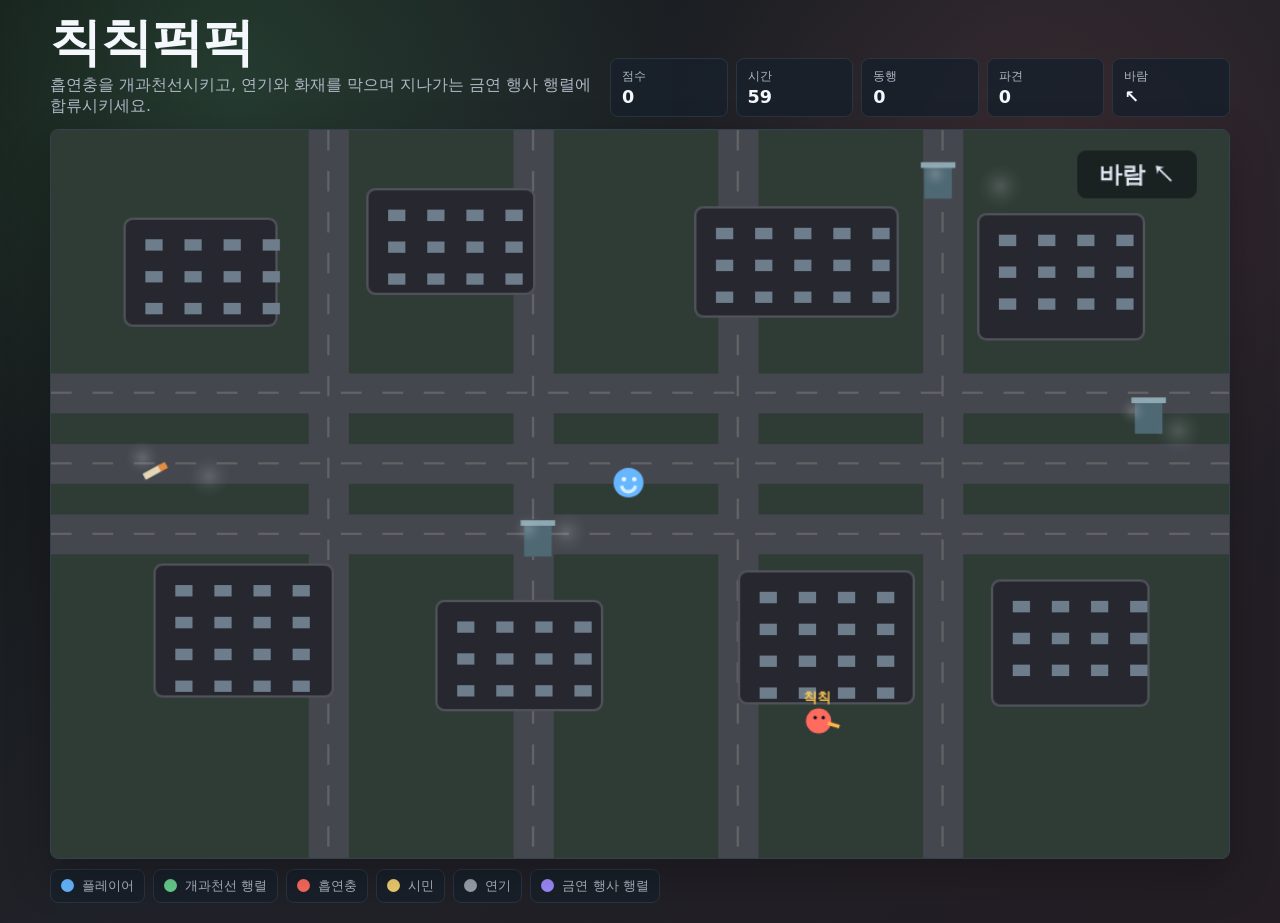
<file: smokechoo/index.html>
<!doctype html>
<html lang="ko">
  <head>
    <meta charset="UTF-8" />
    <meta name="viewport" content="width=device-width, initial-scale=1.0" />
    <title>칙칙퍽퍽</title>
    <link rel="stylesheet" href="styles.css" />
  </head>
  <body>
    <main class="shell">
      <section class="topbar" aria-label="게임 상태">
        <div>
          <h1>칙칙퍽퍽</h1>
          <p>흡연충을 개과천선시키고, 연기와 화재를 막으며 지나가는 금연 행사 행렬에 합류시키세요.</p>
        </div>
        <div class="stats">
          <span>점수 <strong id="score">0</strong></span>
          <span>시간 <strong id="time">60</strong></span>
          <span>동행 <strong id="followers">0</strong></span>
          <span>파견 <strong id="sent">0</strong></span>
          <span>바람 <strong id="wind">→</strong></span>
        </div>
      </section>

      <section class="game-wrap">
        <canvas id="game" width="1024" height="640" aria-label="칙칙퍽퍽 게임 화면"></canvas>
        <div id="toast" class="toast" aria-live="polite"></div>
      </section>

      <section class="legend" aria-label="범례">
        <span><i class="player"></i> 플레이어</span>
        <span><i class="convert"></i> 개과천선 행렬</span>
        <span><i class="smoker"></i> 흡연충</span>
        <span><i class="citizen"></i> 시민</span>
        <span><i class="smoke"></i> 연기</span>
        <span><i class="event"></i> 금연 행사 행렬</span>
      </section>
    </main>

    <script src="game.js"></script>
  </body>
</html>
</file>
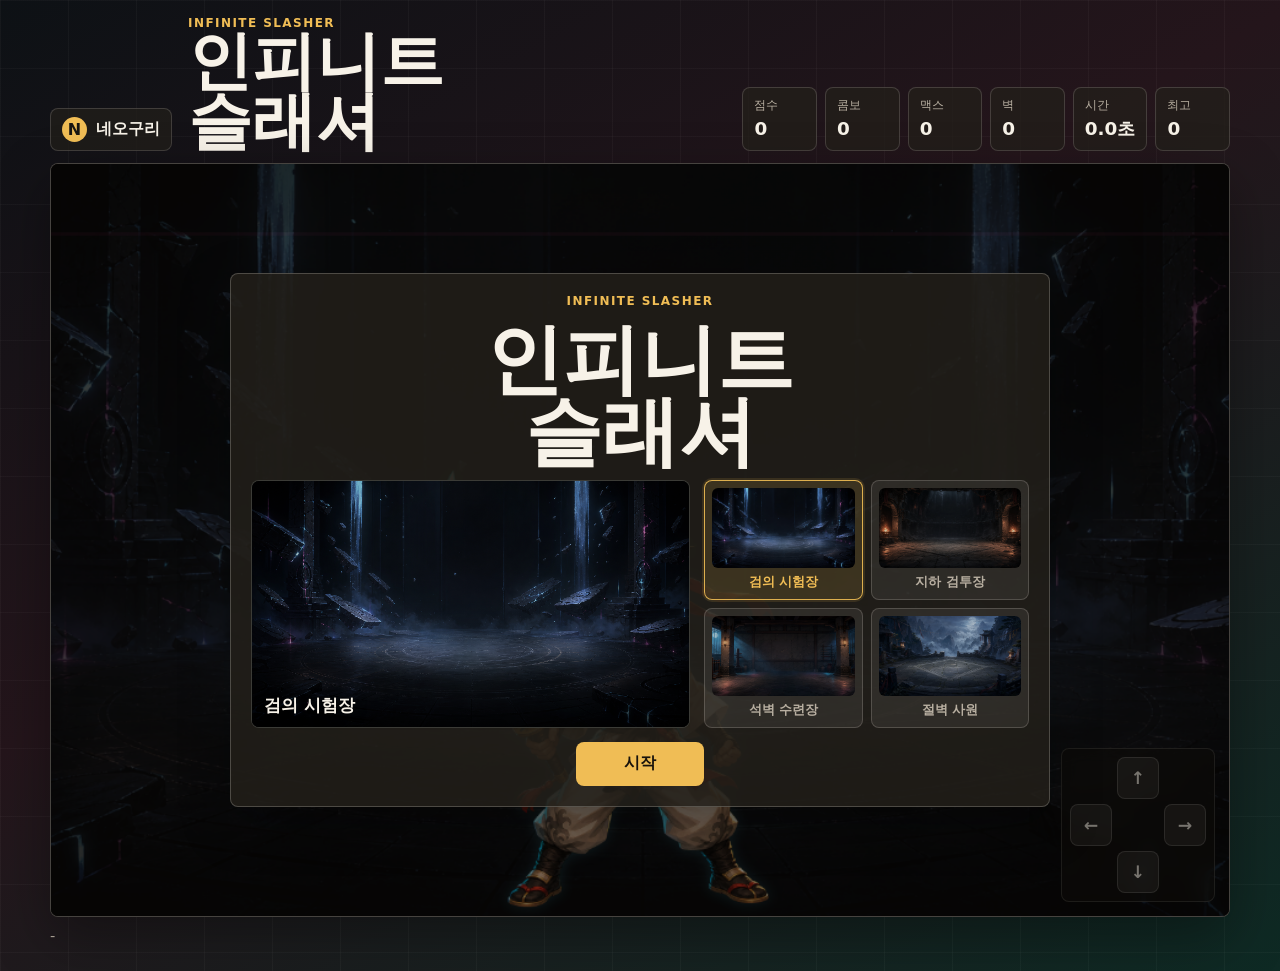
<file: games/infinite_slasher/index.html>
<!doctype html>
<html lang="ko">
  <head>
    <meta charset="UTF-8" />
    <meta name="viewport" content="width=device-width, initial-scale=1.0" />
    <title>인피니트 슬래셔</title>
    <link rel="stylesheet" href="styles.css?v=infinite-slasher-title-1" />
  </head>
  <body>
    <main class="shell">
      <header class="topbar">
        <a class="home-link" href="../../index.html" aria-label="홈으로 이동">
          <span aria-hidden="true">N</span>
          <strong>네오구리</strong>
        </a>
        <div class="title-block">
          <p>Infinite Slasher</p>
          <h1 class="stacked-title">
            <span>인피니트</span>
            <span>슬래셔</span>
          </h1>
        </div>
        <section class="stats" aria-label="게임 상태">
          <span>점수 <strong id="scoreValue">0</strong></span>
          <span>콤보 <strong id="comboValue">0</strong></span>
          <span>맥스 <strong id="maxComboValue">0</strong></span>
          <span>벽 <strong id="wallValue">0</strong></span>
          <span>시간 <strong id="timeValue">0.0초</strong></span>
          <span>최고 <strong id="bestValue">0</strong></span>
        </section>
      </header>

      <section class="stage" aria-label="인피니트 슬래셔 게임">
        <canvas id="gameCanvas" width="960" height="640" aria-label="밀려오는 벽의 틈새를 검으로 베는 게임 화면"></canvas>

        <div id="startPanel" class="start-panel">
          <div class="start-card lobby-card">
            <p>Infinite Slasher</p>
            <h2 class="stacked-title">
              <span>인피니트</span>
              <span>슬래셔</span>
            </h2>
            <div class="lobby-layout">
              <figure class="lobby-preview">
                <img id="backgroundPreview" src="assets/backgrounds/trial-chamber.png" alt="" />
                <figcaption id="backgroundName">검의 시험장</figcaption>
              </figure>
              <div class="background-select" aria-label="수련장 선택">
                <button class="background-option" data-bg="trial" type="button" aria-pressed="true">
                  <img src="assets/backgrounds/trial-chamber.png" alt="" />
                  <span>검의 시험장</span>
                </button>
                <button class="background-option" data-bg="arena" type="button" aria-pressed="false">
                  <img src="assets/backgrounds/dueling-arena.png" alt="" />
                  <span>지하 검투장</span>
                </button>
                <button class="background-option" data-bg="hall" type="button" aria-pressed="false">
                  <img src="assets/backgrounds/training-hall.png" alt="" />
                  <span>석벽 수련장</span>
                </button>
                <button class="background-option" data-bg="temple" type="button" aria-pressed="false">
                  <img src="assets/backgrounds/cliff-temple.png" alt="" />
                  <span>절벽 사원</span>
                </button>
              </div>
            </div>
            <button id="startButton" type="button">시작</button>
          </div>
        </div>

        <div id="gameOverPanel" class="start-panel" hidden>
          <div class="start-card result-card">
            <p>Result</p>
            <h2 id="resultTitle">벽에 막혔습니다</h2>
            <strong id="resultScore">0</strong>
            <button id="restartButton" type="button">다시</button>
          </div>
        </div>

        <div class="pad" aria-label="방향 입력">
          <span aria-hidden="true"></span>
          <button data-dir="U" type="button" aria-label="위">↑</button>
          <span aria-hidden="true"></span>
          <button data-dir="L" type="button" aria-label="왼쪽">←</button>
          <span aria-hidden="true"></span>
          <button data-dir="R" type="button" aria-label="오른쪽">→</button>
          <span aria-hidden="true"></span>
          <button data-dir="D" type="button" aria-label="아래">↓</button>
          <span aria-hidden="true"></span>
        </div>
      </section>

      <p id="messageText" class="message" aria-live="polite">-</p>
    </main>

    <script src="game.js?v=infinite-slasher-title-1"></script>
  </body>
</html>
</file>
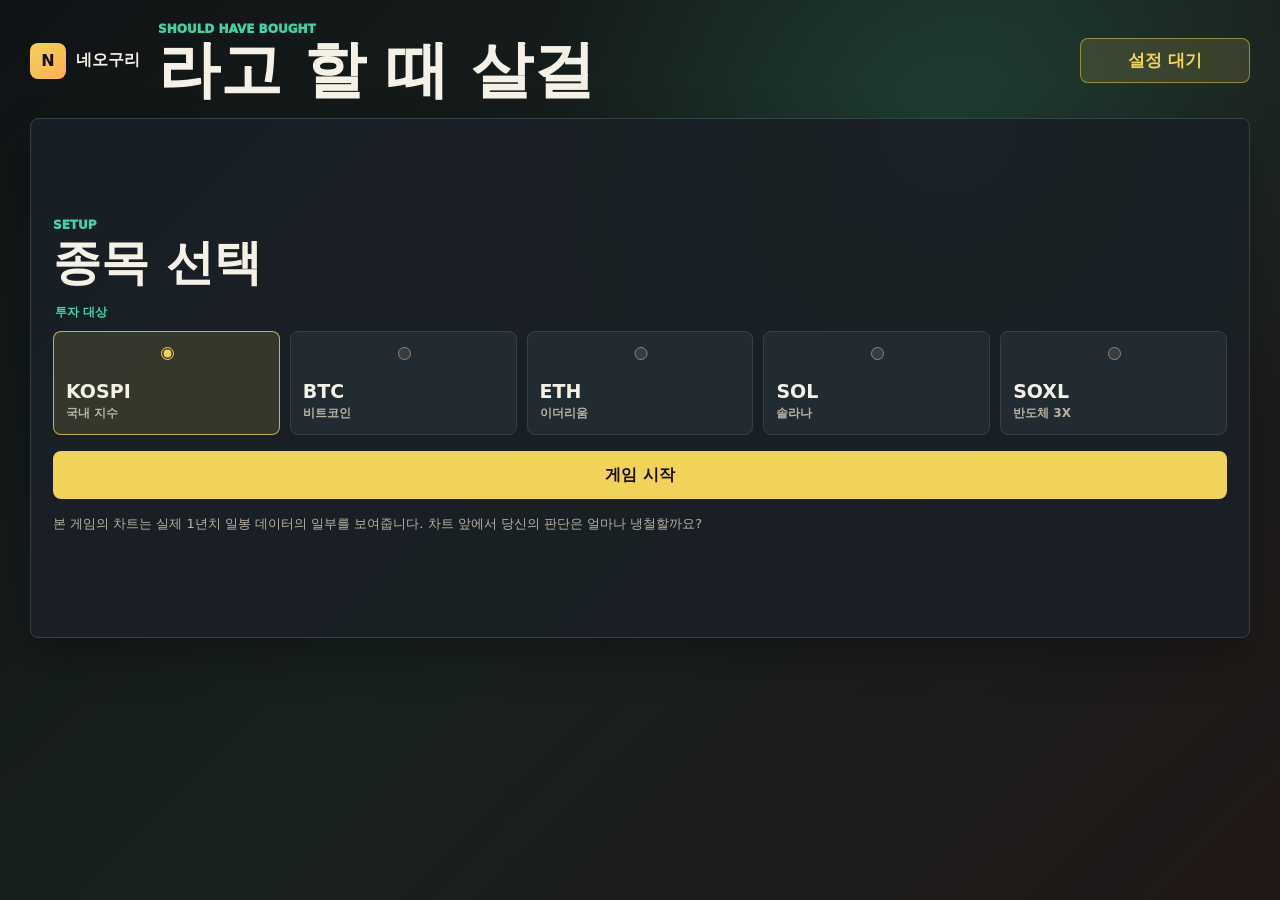
<file: games/should_have_bought/index.html>
<!doctype html>
<html lang="ko">
  <head>
    <meta charset="UTF-8" />
    <meta name="viewport" content="width=device-width, initial-scale=1.0" />
    <title>라고 할 때 살걸</title>
    <link rel="stylesheet" href="styles.css" />
  </head>
  <body>
    <main class="game-shell">
      <header class="game-header">
        <a class="home-link" href="../../index.html" aria-label="홈으로 이동">
          <span aria-hidden="true">N</span>
          <strong>네오구리</strong>
        </a>
        <div class="title-block">
          <p>Should Have Bought</p>
          <h1>라고 할 때 살걸</h1>
        </div>
        <div class="value-pill" id="valuePill">설정 대기</div>
      </header>

      <section id="lobbyPanel" class="lobby-panel" aria-label="게임 설정">
        <div class="lobby-heading">
          <span>SETUP</span>
          <h2>종목 선택</h2>
        </div>

        <form id="lobbyForm" class="lobby-form">
          <fieldset class="market-picker">
            <legend>투자 대상</legend>
            <label class="market-option">
              <input type="radio" name="market" value="kospi" checked />
              <span>
                <strong>KOSPI</strong>
                <small>국내 지수</small>
              </span>
            </label>
            <label class="market-option">
              <input type="radio" name="market" value="btc" />
              <span>
                <strong>BTC</strong>
                <small>비트코인</small>
              </span>
            </label>
            <label class="market-option">
              <input type="radio" name="market" value="eth" />
              <span>
                <strong>ETH</strong>
                <small>이더리움</small>
              </span>
            </label>
            <label class="market-option">
              <input type="radio" name="market" value="sol" />
              <span>
                <strong>SOL</strong>
                <small>솔라나</small>
              </span>
            </label>
            <label class="market-option">
              <input type="radio" name="market" value="soxl" />
              <span>
                <strong>SOXL</strong>
                <small>반도체 3X</small>
              </span>
            </label>
          </fieldset>

          <button id="startGameButton" class="start-button" type="submit">게임 시작</button>
          <p id="lobbyStatus" class="lobby-status">본 게임의 차트는 실제 1년치 일봉 데이터의 일부를 보여줍니다. 차트 앞에서 당신의 판단은 얼마나 냉철할까요?</p>
        </form>
      </section>

      <section id="gameLayout" class="trader-layout" hidden>
        <section class="chart-panel" aria-label="마켓 차트">
          <div class="panel-toolbar">
            <div>
              <span id="sourceBadge" class="source-badge">데이터 준비</span>
              <strong id="periodText">-</strong>
            </div>
            <div class="toolbar-actions">
              <button id="settingsButton" type="button">설정</button>
              <button id="newRoundButton" type="button">새 차트</button>
            </div>
          </div>

          <div class="chart-frame">
            <canvas id="chartCanvas" width="960" height="560" aria-label="예열 10봉과 플레이 30봉 일봉 차트"></canvas>
            <div id="resultOverlay" class="result-overlay" hidden>
              <strong id="resultTitle">RESULT</strong>
              <span id="resultDetail">-</span>
              <span id="resultOptimal">-</span>
            </div>
          </div>

          <div class="day-bar">
            <span id="dayText">0 / 30</span>
            <strong id="priceText">-</strong>
          </div>

          <section class="quantity-panel" aria-label="거래 수량">
            <label for="quantityInput">거래 수량</label>
            <div class="quantity-row">
              <input id="quantityInput" type="number" min="0" step="0.000001" value="0" />
              <button id="maxBuyButton" type="button">매수 최대</button>
              <button id="maxSellButton" type="button">매도 최대</button>
            </div>
            <p id="quantityHint">매수/매도 가능한 수량을 계산하고 있습니다.</p>
          </section>

          <div class="action-row">
            <button id="buyButton" class="buy-button" type="button">매수</button>
            <button id="sellButton" class="sell-button" type="button">매도</button>
            <button id="holdButton" class="hold-button" type="button">관망</button>
          </div>

          <p id="marketMessage" class="market-message">차트를 준비하고 있습니다.</p>
        </section>

        <aside class="side-panel" aria-label="투자 현황">
          <section id="avatarPanel" class="avatar-panel tier-steady" aria-label="개미 투자자 상태">
            <div class="avatar-stage" aria-hidden="true">
              <div class="ant-avatar">
                <span class="antenna left"></span>
                <span class="antenna right"></span>
                <span class="ant-head">
                  <span class="eye left"></span>
                  <span class="eye right"></span>
                  <span class="mouth"></span>
                  <span class="tear"></span>
                  <span class="shades"></span>
                </span>
                <span class="ant-body">
                  <span class="shirt"></span>
                  <span class="tie"></span>
                  <span class="chain"></span>
                </span>
                <span class="arm left"></span>
                <span class="arm right"></span>
                <span class="leg left"></span>
                <span class="leg right"></span>
                <span class="prop prop-left"></span>
                <span class="prop prop-right"></span>
              </div>
            </div>
            <div class="avatar-copy">
              <span id="avatarBadge">보합</span>
              <strong id="avatarTitle">차트 공부 개미</strong>
              <p id="avatarLine">관망도 포지션이다.</p>
            </div>
          </section>

          <section class="metric-grid" aria-label="자산">
            <div class="metric-card">
              <span>현금</span>
              <strong id="cashValue">-</strong>
            </div>
            <div class="metric-card">
              <span>보유</span>
              <strong id="unitValue">-</strong>
            </div>
            <div class="metric-card">
              <span>수익률</span>
              <strong id="returnValue">-</strong>
            </div>
            <div class="metric-card">
              <span>총 평가금액</span>
              <strong id="totalValue">-</strong>
            </div>
          </section>

          <section class="daily-panel" aria-label="오늘의 일봉">
            <h2>오늘의 일봉</h2>
            <dl>
              <div>
                <dt>날짜</dt>
                <dd id="dateValue">-</dd>
              </div>
              <div>
                <dt>시가</dt>
                <dd id="openValue">-</dd>
              </div>
              <div>
                <dt>고가</dt>
                <dd id="highValue">-</dd>
              </div>
              <div>
                <dt>저가</dt>
                <dd id="lowValue">-</dd>
              </div>
              <div>
                <dt>등락</dt>
                <dd id="changeValue">-</dd>
              </div>
            </dl>
          </section>

          <section class="history-panel" aria-label="매매 기록">
            <h2>매매 기록</h2>
            <ol id="historyList" class="history-list"></ol>
          </section>
        </aside>
      </section>
    </main>

    <script src="game.js"></script>
  </body>
</html>
</file>
<file: smokechoo/styles.css>
:root {
  color-scheme: dark;
  --ink: #f4f7fb;
  --muted: #aeb7c4;
  --panel: #18202a;
  --line: #2a3542;
  --green: #69d18f;
  --amber: #f4b84e;
  --red: #ff6b5e;
  --blue: #67b7ff;
}

* {
  box-sizing: border-box;
}

body {
  margin: 0;
  min-height: 100vh;
  background:
    radial-gradient(circle at 18% 8%, rgba(105, 209, 143, 0.18), transparent 28rem),
    radial-gradient(circle at 82% 18%, rgba(255, 107, 94, 0.1), transparent 24rem),
    linear-gradient(135deg, #111614 0%, #202229 46%, #241d24 100%);
  color: var(--ink);
  font-family:
    Inter, ui-sans-serif, system-ui, -apple-system, BlinkMacSystemFont, "Segoe UI",
    sans-serif;
}

.shell {
  width: min(1180px, calc(100vw - 24px));
  margin: 0 auto;
  padding: 18px 0 20px;
}

.topbar {
  display: flex;
  align-items: end;
  justify-content: space-between;
  gap: 18px;
  margin-bottom: 12px;
}

h1 {
  margin: 0;
  font-size: clamp(2rem, 4vw, 4.25rem);
  line-height: 0.95;
  letter-spacing: 0;
}

p {
  margin: 8px 0 0;
  color: var(--muted);
  font-size: 0.98rem;
}

.stats {
  display: grid;
  grid-template-columns: repeat(5, minmax(76px, 1fr));
  gap: 8px;
  min-width: min(620px, 100%);
}

.stats span,
.legend span {
  border: 1px solid var(--line);
  background: rgba(24, 32, 42, 0.86);
  border-radius: 8px;
}

.stats span {
  display: grid;
  gap: 2px;
  padding: 9px 11px;
  color: var(--muted);
  font-size: 0.78rem;
}

.stats strong {
  color: var(--ink);
  font-size: 1.1rem;
}

.game-wrap {
  position: relative;
  width: 100%;
  aspect-ratio: 16 / 10;
  min-height: 360px;
  max-height: calc(100vh - 170px);
  overflow: hidden;
  border: 1px solid #34414f;
  border-radius: 8px;
  background: #2c3632;
  box-shadow: 0 18px 45px rgba(0, 0, 0, 0.24);
}

canvas {
  display: block;
  width: 100%;
  height: 100%;
  image-rendering: auto;
}

.toast {
  position: absolute;
  left: 50%;
  bottom: 14px;
  transform: translateX(-50%);
  min-height: 34px;
  padding: 8px 14px;
  border-radius: 8px;
  background: rgba(10, 16, 22, 0.8);
  color: var(--ink);
  opacity: 0;
  pointer-events: none;
  transition: opacity 180ms ease;
  white-space: nowrap;
}

.toast.show {
  opacity: 1;
}

.legend {
  display: flex;
  flex-wrap: wrap;
  gap: 8px;
  margin-top: 10px;
}

.legend span {
  display: inline-flex;
  align-items: center;
  gap: 8px;
  min-height: 34px;
  padding: 7px 10px;
  color: var(--muted);
  font-size: 0.84rem;
}

.legend i {
  width: 13px;
  height: 13px;
  border-radius: 50%;
  flex: 0 0 13px;
}

.legend .player {
  background: var(--blue);
}

.legend .convert {
  background: var(--green);
}

.legend .smoker {
  background: var(--red);
}

.legend .citizen {
  background: #f3d06f;
}

.legend .smoke {
  background: #9aa3ad;
}

.legend .event {
  background: #9f8cff;
}

@media (max-width: 780px) {
  .shell {
    width: min(100vw - 14px, 760px);
    padding-top: 10px;
  }

  .topbar {
    align-items: stretch;
    flex-direction: column;
  }

  .stats {
    grid-template-columns: repeat(2, minmax(0, 1fr));
  }

  .game-wrap {
    aspect-ratio: 10 / 13;
    max-height: none;
  }
}
</file>
<file: games/infinite_slasher/styles.css>
:root {
  color-scheme: dark;
  --ink: #f7f2e8;
  --muted: #b8afa1;
  --paper: #dfcfad;
  --paper-edge: #8d755b;
  --bg: #181512;
  --panel: #231f1a;
  --line: rgba(247, 242, 232, 0.16);
  --gold: #f0bd55;
  --red: #d34e3d;
  --teal: #55c7b0;
}

* {
  box-sizing: border-box;
}

body {
  margin: 0;
  min-height: 100vh;
  background:
    linear-gradient(90deg, rgba(247, 242, 232, 0.035) 1px, transparent 1px) 0 0 / 68px 68px,
    linear-gradient(180deg, rgba(247, 242, 232, 0.03) 1px, transparent 1px) 0 0 / 68px 68px,
    linear-gradient(150deg, #0d1115 0%, #24151b 44%, #0e2a24 100%);
  color: var(--ink);
  font-family:
    Inter, ui-sans-serif, system-ui, -apple-system, BlinkMacSystemFont, "Segoe UI",
    sans-serif;
}

button {
  font: inherit;
}

.shell {
  width: min(1180px, calc(100vw - 24px));
  margin: 0 auto;
  padding: 16px 0 20px;
}

.topbar {
  display: grid;
  grid-template-columns: auto 1fr auto;
  align-items: end;
  gap: 16px;
  margin-bottom: 12px;
}

.home-link {
  display: inline-flex;
  align-items: center;
  gap: 9px;
  min-height: 42px;
  padding: 8px 11px;
  border: 1px solid var(--line);
  border-radius: 8px;
  background: rgba(35, 31, 26, 0.74);
  color: var(--ink);
  text-decoration: none;
}

.home-link span {
  display: grid;
  width: 25px;
  height: 25px;
  place-items: center;
  border-radius: 50%;
  background: var(--gold);
  color: #181512;
  font-weight: 900;
}

.title-block p,
.start-card p {
  margin: 0 0 3px;
  color: var(--gold);
  font-size: 0.75rem;
  font-weight: 800;
  letter-spacing: 0.12em;
  text-transform: uppercase;
}

h1,
h2 {
  margin: 0;
  letter-spacing: 0;
  line-height: 0.95;
}

h1 {
  font-size: clamp(2.25rem, 5vw, 4.6rem);
}

.stacked-title {
  display: grid;
  gap: 0.04em;
  line-height: 0.9;
  word-break: keep-all;
}

.stacked-title span {
  display: block;
  white-space: nowrap;
}

.stats {
  display: grid;
  grid-template-columns: repeat(6, minmax(62px, 1fr));
  gap: 8px;
  min-width: min(640px, 100%);
}

.stats span {
  display: grid;
  gap: 2px;
  min-height: 50px;
  padding: 9px 11px;
  border: 1px solid var(--line);
  border-radius: 8px;
  background: rgba(35, 31, 26, 0.78);
  color: var(--muted);
  font-size: 0.78rem;
}

.stats strong {
  color: var(--ink);
  font-size: 1.15rem;
}

.stage {
  position: relative;
  overflow: hidden;
  width: 100%;
  aspect-ratio: 3 / 2;
  min-height: 380px;
  max-height: calc(100vh - 146px);
  border: 1px solid rgba(247, 242, 232, 0.22);
  border-radius: 8px;
  background: #15120f;
  box-shadow: 0 20px 55px rgba(0, 0, 0, 0.34);
}

canvas {
  display: block;
  width: 100%;
  height: 100%;
}

.start-panel {
  position: absolute;
  inset: 0;
  z-index: 5;
  display: grid;
  place-items: center;
  padding: 18px;
  background: rgba(12, 10, 8, 0.54);
  overflow: auto;
}

.start-panel[hidden] {
  display: none;
}

.start-card {
  display: grid;
  gap: 14px;
  justify-items: center;
  min-width: min(310px, 100%);
  padding: 24px;
  border: 1px solid rgba(247, 242, 232, 0.22);
  border-radius: 8px;
  background: rgba(35, 31, 26, 0.88);
  box-shadow: 0 16px 48px rgba(0, 0, 0, 0.42);
}

.lobby-card {
  width: min(820px, 100%);
  padding: 20px;
}

.start-card h2 {
  font-size: clamp(2.4rem, 7vw, 4.8rem);
  text-align: center;
}

.lobby-layout {
  display: grid;
  grid-template-columns: minmax(260px, 1.15fr) minmax(260px, 0.85fr);
  gap: 14px;
  width: 100%;
  align-items: stretch;
}

.lobby-preview {
  position: relative;
  overflow: hidden;
  min-height: 236px;
  margin: 0;
  border: 1px solid rgba(247, 242, 232, 0.18);
  border-radius: 8px;
  background: #11120f;
}

.lobby-preview img {
  display: block;
  width: 100%;
  height: 100%;
  min-height: 236px;
  object-fit: cover;
}

.lobby-preview::after {
  content: "";
  position: absolute;
  inset: 0;
  background:
    radial-gradient(circle at 50% 42%, transparent 0 34%, rgba(0, 0, 0, 0.16) 62%, rgba(0, 0, 0, 0.5) 100%),
    linear-gradient(180deg, transparent 50%, rgba(0, 0, 0, 0.66));
  pointer-events: none;
}

.lobby-preview figcaption {
  position: absolute;
  left: 12px;
  right: 12px;
  bottom: 10px;
  z-index: 1;
  color: var(--ink);
  font-size: 1.05rem;
  font-weight: 900;
  text-shadow: 0 2px 12px rgba(0, 0, 0, 0.72);
}

.background-select {
  display: grid;
  grid-template-columns: repeat(2, minmax(0, 1fr));
  gap: 8px;
}

.background-option {
  display: grid;
  gap: 6px;
  min-width: 0;
  min-height: 0;
  padding: 7px;
  border: 1px solid rgba(247, 242, 232, 0.18);
  border-radius: 8px;
  background: rgba(247, 242, 232, 0.07);
  color: var(--ink);
  cursor: pointer;
}

.background-option img {
  display: block;
  width: 100%;
  aspect-ratio: 16 / 9;
  border-radius: 6px;
  object-fit: cover;
  filter: saturate(0.88) brightness(0.82);
}

.background-option span {
  overflow: hidden;
  color: var(--muted);
  font-size: 0.8rem;
  font-weight: 800;
  text-overflow: ellipsis;
  white-space: nowrap;
}

.background-option[aria-pressed="true"] {
  border-color: rgba(240, 189, 85, 0.9);
  background: rgba(240, 189, 85, 0.14);
  box-shadow: 0 0 0 2px rgba(240, 189, 85, 0.12);
}

.background-option[aria-pressed="true"] img {
  filter: saturate(1.08) brightness(1);
}

.background-option[aria-pressed="true"] span {
  color: var(--gold);
}

.start-card button:not(.background-option) {
  min-width: 128px;
  min-height: 44px;
  border: 0;
  border-radius: 8px;
  background: var(--gold);
  color: #17120c;
  font-weight: 900;
  cursor: pointer;
}

.start-card button:focus-visible,
.start-card button:hover {
  outline: 2px solid rgba(247, 242, 232, 0.8);
  outline-offset: 3px;
}

.result-card strong {
  color: var(--gold);
  font-size: 2.2rem;
}

.pad {
  position: absolute;
  right: 14px;
  bottom: 14px;
  z-index: 4;
  display: grid;
  grid-template-columns: repeat(3, 42px);
  gap: 5px;
  padding: 8px;
  border: 1px solid rgba(247, 242, 232, 0.18);
  border-radius: 8px;
  background: rgba(16, 13, 10, 0.62);
  backdrop-filter: blur(8px);
}

.pad button,
.pad span {
  width: 42px;
  height: 42px;
  border-radius: 8px;
}

.pad button {
  border: 1px solid rgba(247, 242, 232, 0.22);
  background: rgba(247, 242, 232, 0.1);
  color: var(--ink);
  font-size: 1.08rem;
  font-weight: 900;
  cursor: pointer;
  touch-action: manipulation;
}

.pad button:active,
.pad button.active {
  background: var(--gold);
  color: #17120c;
}

.message {
  min-height: 24px;
  margin: 10px 0 0;
  color: var(--muted);
  font-size: 0.92rem;
}

@media (max-width: 860px) {
  .topbar {
    grid-template-columns: 1fr;
    align-items: stretch;
  }

  .stats {
    grid-template-columns: repeat(3, minmax(0, 1fr));
    min-width: 0;
  }

  .stage {
    aspect-ratio: 10 / 13;
    max-height: none;
  }

  .lobby-layout {
    grid-template-columns: 1fr;
  }

  .lobby-preview,
  .lobby-preview img {
    min-height: 190px;
  }
}

@media (max-width: 560px) {
  .shell {
    width: min(100% - 14px, 560px);
    padding-top: 10px;
  }

  .home-link {
    width: fit-content;
  }

  .stats {
    grid-template-columns: repeat(2, minmax(0, 1fr));
  }

  .pad {
    right: 8px;
    bottom: 8px;
    grid-template-columns: repeat(3, 38px);
  }

  .pad button,
  .pad span {
    width: 38px;
    height: 38px;
  }

  .lobby-card {
    padding: 14px;
  }

  .background-select {
    grid-template-columns: 1fr;
  }
}
</file>
<file: games/should_have_bought/styles.css>
:root {
  color-scheme: dark;
  --bg: #101315;
  --panel: #192025;
  --panel-strong: #222b31;
  --ink: #f5f1e7;
  --muted: #b8b2a6;
  --line: #34404a;
  --gold: #f1d35b;
  --mint: #42d2a8;
  --red: #ef5b4f;
  --blue: #5f95ff;
  --shadow: 0 18px 44px rgba(0, 0, 0, 0.28);
  font-family:
    Inter, ui-sans-serif, system-ui, -apple-system, BlinkMacSystemFont, "Segoe UI",
    sans-serif;
}

* {
  box-sizing: border-box;
}

[hidden] {
  display: none !important;
}

body {
  min-height: 100vh;
  margin: 0;
  background:
    radial-gradient(circle at 74% 14%, rgba(66, 210, 168, 0.16), transparent 34%),
    linear-gradient(135deg, #101315 0%, #18211e 48%, #201817 100%);
  color: var(--ink);
}

a {
  color: inherit;
  text-decoration: none;
}

button {
  font: inherit;
}

.game-shell {
  width: min(1220px, calc(100% - 28px));
  margin: 0 auto;
  padding: 22px 0 34px;
}

.game-header {
  min-height: 74px;
  display: grid;
  grid-template-columns: auto minmax(0, 1fr) auto;
  align-items: center;
  gap: 18px;
}

.home-link {
  display: inline-flex;
  align-items: center;
  gap: 10px;
  color: var(--ink);
  font-weight: 900;
}

.home-link span {
  width: 36px;
  height: 36px;
  border-radius: 8px;
  background: linear-gradient(135deg, var(--gold), #ffaf52);
  color: #15110a;
  display: grid;
  place-items: center;
}

.title-block p,
.title-block h1,
.market-message,
.daily-panel h2,
.history-panel h2 {
  margin: 0;
}

.title-block p {
  color: var(--mint);
  font-size: 12px;
  font-weight: 950;
  letter-spacing: 0;
  text-transform: uppercase;
}

.title-block h1 {
  margin-top: 4px;
  font-size: clamp(34px, 5vw, 62px);
  line-height: 0.96;
  letter-spacing: 0;
  word-break: keep-all;
}

.value-pill {
  min-width: 170px;
  min-height: 44px;
  padding: 10px 16px;
  border: 1px solid rgba(241, 211, 91, 0.5);
  border-radius: 8px;
  background: rgba(241, 211, 91, 0.14);
  color: var(--gold);
  display: grid;
  place-items: center;
  font-size: 17px;
  font-weight: 950;
  text-align: center;
}

.value-pill.live,
.day-bar strong.live {
  animation: value-pulse 650ms ease-in-out infinite;
}

.lobby-panel {
  min-height: 520px;
  margin-top: 18px;
  padding: 22px;
  border: 1px solid var(--line);
  border-radius: 8px;
  background: rgba(25, 32, 37, 0.92);
  box-shadow: var(--shadow);
  display: grid;
  align-content: center;
  gap: 18px;
}

.lobby-heading {
  display: grid;
  gap: 6px;
}

.lobby-heading span,
.market-picker legend {
  color: var(--mint);
  font-size: 12px;
  font-weight: 950;
  letter-spacing: 0;
  text-transform: uppercase;
}

.lobby-heading h2 {
  margin: 0;
  color: var(--ink);
  font-size: clamp(30px, 4vw, 48px);
  line-height: 1;
  letter-spacing: 0;
}

.lobby-form {
  display: grid;
  gap: 16px;
}

.market-picker {
  min-width: 0;
  margin: 0;
  padding: 0;
  border: 0;
  display: grid;
  grid-template-columns: repeat(5, minmax(0, 1fr));
  gap: 10px;
}

.market-picker legend {
  margin-bottom: 10px;
}

.market-option {
  min-height: 104px;
  padding: 12px;
  border: 1px solid var(--line);
  border-radius: 8px;
  background: var(--panel-strong);
  cursor: pointer;
  display: grid;
  align-content: space-between;
  gap: 12px;
}

.market-option input {
  accent-color: var(--gold);
}

.market-option:has(input:checked) {
  border-color: rgba(241, 211, 91, 0.78);
  background: rgba(241, 211, 91, 0.13);
}

.market-option span {
  display: grid;
  gap: 4px;
}

.market-option strong {
  color: var(--ink);
  font-size: 19px;
  line-height: 1;
}

.market-option small {
  color: var(--muted);
  font-size: 12px;
  font-weight: 800;
}

.start-button {
  min-height: 48px;
  border: 1px solid rgba(241, 211, 91, 0.65);
  border-radius: 8px;
  background: var(--gold);
  color: #15110a;
  cursor: pointer;
  font: inherit;
  font-weight: 950;
}

.start-button:disabled {
  cursor: wait;
  opacity: 0.7;
}

.lobby-status {
  min-height: 22px;
  margin: 0;
  color: var(--muted);
  font-size: 13px;
}

.trader-layout {
  display: grid;
  grid-template-columns: minmax(0, 1fr) minmax(300px, 360px);
  gap: 18px;
  align-items: start;
}

.chart-panel,
.metric-card,
.daily-panel,
.history-panel {
  border: 1px solid var(--line);
  border-radius: 8px;
  background: rgba(25, 32, 37, 0.92);
  box-shadow: var(--shadow);
}

.chart-panel {
  padding: 14px;
  display: grid;
  gap: 12px;
}

.panel-toolbar {
  display: flex;
  align-items: center;
  justify-content: space-between;
  gap: 12px;
}

.panel-toolbar div {
  min-width: 0;
  display: flex;
  align-items: center;
  gap: 10px;
}

.source-badge {
  min-height: 30px;
  padding: 7px 10px;
  border: 1px solid rgba(255, 255, 255, 0.1);
  border-radius: 8px;
  background: var(--panel-strong);
  color: var(--muted);
  font-size: 12px;
  font-weight: 950;
  white-space: nowrap;
}

.source-badge.real {
  border-color: rgba(66, 210, 168, 0.42);
  color: var(--mint);
}

#periodText {
  color: var(--ink);
  font-size: 14px;
  overflow: hidden;
  text-overflow: ellipsis;
  white-space: nowrap;
}

.panel-toolbar button,
.action-row button {
  min-height: 42px;
  border: 1px solid transparent;
  border-radius: 8px;
  cursor: pointer;
  font-weight: 950;
}

.panel-toolbar button {
  padding: 0 14px;
  background: var(--panel-strong);
  color: var(--ink);
  border-color: var(--line);
}

.toolbar-actions {
  display: flex;
  gap: 8px;
}

.chart-frame {
  position: relative;
  min-height: 430px;
  border: 1px solid rgba(255, 255, 255, 0.08);
  border-radius: 8px;
  overflow: hidden;
  background: #101417;
}

#chartCanvas {
  width: 100%;
  height: 100%;
  min-height: 430px;
  display: block;
}

.result-overlay {
  position: absolute;
  inset: 0;
  background: rgba(9, 12, 13, 0.58);
  display: grid;
  place-items: center;
  text-align: center;
}

.result-overlay[hidden] {
  display: none;
}

.result-overlay strong {
  display: block;
  color: var(--gold);
  font-size: clamp(42px, 7vw, 82px);
  line-height: 0.9;
  letter-spacing: 0;
}

.result-overlay span {
  display: block;
  margin-top: 12px;
  color: var(--ink);
  font-size: clamp(18px, 2vw, 26px);
  font-weight: 950;
}

.result-overlay #resultOptimal {
  margin-top: 8px;
  color: rgba(245, 241, 231, 0.76);
  font-size: clamp(14px, 1.45vw, 18px);
  font-weight: 850;
}

.day-bar {
  min-height: 42px;
  padding: 0 12px;
  border: 1px solid var(--line);
  border-radius: 8px;
  background: var(--panel-strong);
  display: flex;
  align-items: center;
  justify-content: space-between;
  gap: 12px;
}

.day-bar span {
  color: var(--muted);
  font-weight: 900;
}

.day-bar strong {
  color: var(--ink);
  font-size: 16px;
}

.quantity-panel {
  padding: 12px;
  border: 1px solid var(--line);
  border-radius: 8px;
  background: var(--panel-strong);
  display: grid;
  gap: 9px;
}

.quantity-panel label {
  color: var(--muted);
  font-size: 13px;
  font-weight: 900;
}

.quantity-row {
  display: grid;
  grid-template-columns: minmax(110px, 1fr) auto auto;
  gap: 8px;
}

.quantity-row input,
.quantity-row button {
  min-height: 40px;
  border: 1px solid var(--line);
  border-radius: 8px;
  background: #141a1e;
  color: var(--ink);
}

.quantity-row input {
  width: 100%;
  padding: 0 11px;
  font-weight: 900;
}

.quantity-row button {
  padding: 0 11px;
  cursor: pointer;
  font-weight: 900;
  white-space: nowrap;
}

.quantity-row button:disabled {
  cursor: not-allowed;
  opacity: 0.52;
}

#quantityHint {
  margin: 0;
  color: var(--muted);
  font-size: 12px;
  line-height: 1.45;
  word-break: keep-all;
}

.action-row {
  display: grid;
  grid-template-columns: repeat(3, minmax(0, 1fr));
  gap: 10px;
}

.buy-button {
  background: var(--red);
  color: #fff7f2;
}

.sell-button {
  background: var(--blue);
  color: #f3f7ff;
}

.hold-button {
  background: var(--gold);
  color: #15110a;
}

.action-row button:disabled {
  cursor: not-allowed;
  opacity: 0.55;
}

.market-message {
  min-height: 22px;
  color: var(--muted);
  font-size: 14px;
  line-height: 1.55;
  word-break: keep-all;
}

.side-panel {
  display: grid;
  gap: 12px;
}

.avatar-panel {
  min-height: 236px;
  padding: 14px;
  border: 1px solid var(--line);
  border-radius: 8px;
  background:
    linear-gradient(135deg, rgba(255, 255, 255, 0.055), transparent 52%),
    rgba(25, 32, 37, 0.94);
  box-shadow: var(--shadow);
  display: grid;
  grid-template-columns: 128px minmax(0, 1fr);
  align-items: center;
  gap: 14px;
  overflow: hidden;
}

.avatar-stage {
  position: relative;
  height: 170px;
  border: 1px solid rgba(255, 255, 255, 0.08);
  border-radius: 8px;
  background:
    linear-gradient(180deg, rgba(255, 255, 255, 0.04), transparent),
    #11171a;
  display: grid;
  place-items: center;
}

.ant-avatar,
.ant-avatar span {
  position: absolute;
}

.ant-avatar {
  left: 50%;
  top: 52%;
  width: 116px;
  height: 142px;
  transform: translate(-50%, -50%);
}

.antenna {
  top: 6px;
  width: 36px;
  height: 34px;
  border-top: 3px solid #2b2116;
  border-radius: 999px;
}

.antenna.left {
  left: 20px;
  transform: rotate(-35deg);
}

.antenna.right {
  right: 20px;
  transform: rotate(35deg);
}

.antenna::after {
  content: "";
  position: absolute;
  top: -6px;
  width: 8px;
  height: 8px;
  border-radius: 50%;
  background: var(--gold);
}

.antenna.left::after {
  left: -1px;
}

.antenna.right::after {
  right: -1px;
}

.ant-head {
  left: 31px;
  top: 24px;
  width: 54px;
  height: 48px;
  border: 3px solid #2d2116;
  border-radius: 48% 48% 44% 44%;
  background: linear-gradient(135deg, #d9a144, #96662e);
  z-index: 3;
}

.eye {
  top: 17px;
  width: 8px;
  height: 8px;
  border-radius: 50%;
  background: #161616;
}

.eye.left {
  left: 13px;
}

.eye.right {
  right: 13px;
}

.mouth {
  left: 21px;
  bottom: 10px;
  width: 12px;
  height: 5px;
  border-bottom: 2px solid #20160e;
  border-radius: 0 0 999px 999px;
}

.tear,
.shades,
.chain,
.tie,
.prop {
  opacity: 0;
}

.tear {
  right: 9px;
  top: 27px;
  width: 6px;
  height: 10px;
  border-radius: 60% 60% 70% 70%;
  background: #70d6ff;
}

.shades {
  left: 8px;
  top: 15px;
  width: 38px;
  height: 11px;
  border-radius: 999px;
  background: #101010;
  box-shadow: 0 0 0 2px rgba(241, 211, 91, 0.38);
}

.shades::before {
  content: "";
  position: absolute;
  left: 17px;
  top: 5px;
  width: 6px;
  height: 2px;
  background: #101010;
}

.ant-body {
  left: 25px;
  top: 70px;
  width: 66px;
  height: 62px;
  border: 3px solid #2d2116;
  border-radius: 46% 46% 52% 52%;
  background: linear-gradient(135deg, #c78938, #704923);
  z-index: 2;
  overflow: hidden;
}

.shirt {
  inset: 20px 8px 0;
  border-radius: 12px 12px 0 0;
  background: rgba(245, 241, 231, 0.22);
}

.tie {
  left: 30px;
  top: 18px;
  width: 8px;
  height: 34px;
  background: var(--gold);
  clip-path: polygon(50% 0, 100% 22%, 74% 100%, 26% 100%, 0 22%);
  z-index: 2;
}

.chain {
  left: 8px;
  top: 18px;
  width: 50px;
  height: 15px;
  border-bottom: 4px solid var(--gold);
  border-radius: 0 0 999px 999px;
  z-index: 3;
}

.arm {
  top: 78px;
  width: 42px;
  height: 12px;
  border-radius: 999px;
  background: #8f5f2b;
  z-index: 1;
}

.arm.left {
  left: 5px;
  transform: rotate(-24deg);
}

.arm.right {
  right: 5px;
  transform: rotate(24deg);
}

.leg {
  bottom: 7px;
  width: 42px;
  height: 12px;
  border-radius: 999px;
  background: #6d4522;
}

.leg.left {
  left: 21px;
  transform: rotate(36deg);
}

.leg.right {
  right: 21px;
  transform: rotate(-36deg);
}

.prop {
  z-index: 5;
}

.avatar-copy {
  min-width: 0;
  display: grid;
  gap: 7px;
}

.avatar-copy span {
  width: fit-content;
  max-width: 100%;
  min-height: 28px;
  padding: 6px 9px;
  border: 1px solid rgba(255, 255, 255, 0.1);
  border-radius: 8px;
  background: var(--panel-strong);
  color: var(--muted);
  font-size: 12px;
  font-weight: 950;
  overflow: hidden;
  text-overflow: ellipsis;
  white-space: nowrap;
}

.avatar-copy strong {
  color: var(--ink);
  font-size: 20px;
  line-height: 1.12;
  word-break: keep-all;
}

.avatar-copy p {
  margin: 0;
  color: var(--muted);
  font-size: 13px;
  line-height: 1.45;
  word-break: keep-all;
}

.tier-wrecked .avatar-stage {
  background: linear-gradient(180deg, #1a1715, #0f1112);
}

.tier-wrecked .ant-body {
  background:
    repeating-linear-gradient(135deg, rgba(0, 0, 0, 0.28) 0 5px, transparent 5px 11px),
    #7a6b55;
}

.tier-wrecked .shirt {
  background: #6e6250;
  clip-path: polygon(0 0, 100% 8%, 86% 100%, 60% 70%, 34% 100%, 0 82%);
}

.tier-wrecked .tear,
.tier-panic .tear,
.tier-trapped .tear,
.tier-nervous .tear {
  opacity: 1;
}

.tier-wrecked .prop-left {
  opacity: 1;
  left: 5px;
  bottom: 10px;
  width: 26px;
  height: 18px;
  border: 2px solid #8a7b65;
  border-radius: 0 0 12px 12px;
}

.tier-wrecked .prop-right {
  opacity: 1;
  right: 0;
  top: 78px;
  width: 30px;
  height: 20px;
  border-radius: 4px;
  background: #313131;
  transform: rotate(12deg);
}

.tier-panic .avatar-stage {
  background: linear-gradient(135deg, rgba(95, 149, 255, 0.17), #11171a);
}

.tier-panic .ant-avatar {
  animation: avatar-shake 650ms ease-in-out infinite;
}

.tier-panic .shirt {
  background: #5f95ff;
}

.tier-panic .prop-right {
  opacity: 1;
  right: -4px;
  top: 22px;
  color: #70d6ff;
}

.tier-panic .prop-right::before {
  content: "!";
  font-size: 28px;
  font-weight: 950;
}

.tier-trapped .shirt {
  background: #3c5662;
}

.tier-trapped .prop-left {
  opacity: 1;
  left: 7px;
  top: 12px;
  width: 38px;
  height: 16px;
  border-radius: 8px;
  background: #272f35;
  transform: rotate(-14deg);
}

.tier-trapped .prop-left::before {
  content: "존버";
  position: absolute;
  inset: 2px 0 0;
  color: var(--gold);
  font-size: 10px;
  font-weight: 950;
  text-align: center;
}

.tier-nervous .shirt {
  background: #47515a;
}

.tier-nervous .mouth {
  width: 14px;
  height: 2px;
  border-bottom: 2px solid #20160e;
}

.tier-steady .shirt {
  background: #40525b;
}

.tier-steady .prop-left {
  opacity: 1;
  left: 3px;
  bottom: 37px;
  width: 28px;
  height: 22px;
  border-radius: 4px;
  background:
    linear-gradient(90deg, transparent 48%, rgba(255, 255, 255, 0.22) 48% 52%, transparent 52%),
    #d9d0b7;
  transform: rotate(-12deg);
}

.tier-rally .avatar-stage {
  background: linear-gradient(135deg, rgba(239, 91, 79, 0.18), #11171a);
}

.tier-rally .shirt {
  background: var(--red);
}

.tier-rally .arm.right {
  transform: rotate(-48deg);
}

.tier-rally .prop-right {
  opacity: 1;
  right: -4px;
  top: 20px;
  width: 34px;
  height: 24px;
  transform: rotate(18deg);
}

.tier-rally .prop-right::before {
  content: "↑";
  color: var(--red);
  font-size: 32px;
  font-weight: 950;
}

.tier-boom .avatar-stage {
  background: linear-gradient(135deg, rgba(239, 91, 79, 0.22), rgba(241, 211, 91, 0.12));
}

.tier-boom .shirt {
  background: linear-gradient(135deg, #ef5b4f, #f1d35b);
}

.tier-boom .chain {
  opacity: 1;
}

.tier-boom .prop-left {
  opacity: 1;
  left: 6px;
  top: 18px;
  width: 34px;
  height: 24px;
}

.tier-boom .prop-left::before {
  content: "불장";
  color: var(--red);
  font-size: 14px;
  font-weight: 950;
}

.tier-flex .avatar-stage,
.tier-rich .avatar-stage,
.tier-tenbagger .avatar-stage {
  background: linear-gradient(135deg, rgba(241, 211, 91, 0.22), rgba(66, 210, 168, 0.12));
}

.tier-flex .shirt,
.tier-rich .shirt,
.tier-tenbagger .shirt {
  background: #111;
}

.tier-flex .shades,
.tier-rich .shades,
.tier-tenbagger .shades,
.tier-flex .chain,
.tier-rich .chain,
.tier-tenbagger .chain {
  opacity: 1;
}

.tier-flex .prop-right,
.tier-rich .prop-right,
.tier-tenbagger .prop-right {
  opacity: 1;
  right: -2px;
  bottom: 34px;
  width: 28px;
  height: 36px;
  border-radius: 4px;
  background: linear-gradient(180deg, #f7e58a, #c99b28);
  transform: rotate(10deg);
}

.tier-flex .prop-right::before,
.tier-rich .prop-right::before,
.tier-tenbagger .prop-right::before {
  content: "₩";
  position: absolute;
  inset: 7px 0 0;
  color: #17120a;
  font-weight: 950;
  text-align: center;
}

.tier-tenbagger .ant-avatar {
  animation: avatar-float 1.8s ease-in-out infinite;
}

.tier-tenbagger .prop-left {
  opacity: 1;
  left: -2px;
  top: 12px;
  width: 38px;
  height: 32px;
}

.tier-tenbagger .prop-left::before {
  content: "10X";
  color: var(--gold);
  font-size: 18px;
  font-weight: 950;
  text-shadow: 0 0 12px rgba(241, 211, 91, 0.5);
}

@keyframes avatar-shake {
  0%,
  100% {
    transform: translate(-50%, -50%) rotate(0deg);
  }

  50% {
    transform: translate(-50%, -50%) rotate(-3deg);
  }
}

@keyframes avatar-float {
  0%,
  100% {
    transform: translate(-50%, -53%);
  }

  50% {
    transform: translate(-50%, -47%);
  }
}

@keyframes value-pulse {
  0%,
  100% {
    filter: brightness(1);
  }

  50% {
    filter: brightness(1.28);
  }
}

.metric-grid {
  display: grid;
  grid-template-columns: repeat(2, minmax(0, 1fr));
  gap: 10px;
}

.metric-card {
  min-height: 92px;
  padding: 14px;
  display: grid;
  align-content: space-between;
  gap: 10px;
}

.metric-card span,
.daily-panel dt {
  color: var(--muted);
  font-size: 13px;
  font-weight: 850;
}

.metric-card strong {
  color: var(--ink);
  font-size: 20px;
  line-height: 1.1;
  overflow-wrap: anywhere;
}

.positive {
  color: var(--red) !important;
}

.negative {
  color: var(--blue) !important;
}

.daily-panel,
.history-panel {
  padding: 14px;
}

.daily-panel h2,
.history-panel h2 {
  font-size: 17px;
}

.daily-panel dl {
  margin: 12px 0 0;
  display: grid;
  gap: 8px;
}

.daily-panel div {
  min-height: 30px;
  display: flex;
  align-items: center;
  justify-content: space-between;
  gap: 12px;
}

.daily-panel dd {
  margin: 0;
  color: var(--ink);
  font-weight: 900;
}

.history-list {
  min-height: 190px;
  margin: 12px 0 0;
  padding: 0;
  list-style: none;
  display: grid;
  align-content: start;
  gap: 8px;
}

.history-list li {
  min-height: 38px;
  padding: 8px 10px;
  border: 1px solid rgba(255, 255, 255, 0.08);
  border-radius: 8px;
  background: var(--panel-strong);
  display: grid;
  gap: 3px;
}

.history-list strong {
  color: var(--ink);
  font-size: 13px;
}

.history-list span,
.history-list li {
  color: var(--muted);
  font-size: 12px;
}

@media (max-width: 980px) {
  .game-header {
    grid-template-columns: auto minmax(0, 1fr);
  }

  .value-pill {
    grid-column: 1 / -1;
    justify-self: stretch;
  }

  .trader-layout {
    grid-template-columns: 1fr;
  }

  .market-picker {
    grid-template-columns: repeat(2, minmax(0, 1fr));
  }
}

@media (max-width: 620px) {
  .game-shell {
    width: min(calc(100% - 18px), 1220px);
    padding-top: 14px;
  }

  .game-header {
    gap: 12px;
  }

  .title-block h1 {
    font-size: 31px;
  }

  .value-pill {
    min-width: 0;
  }

  .panel-toolbar,
  .panel-toolbar div,
  .toolbar-actions {
    align-items: stretch;
    flex-direction: column;
  }

  .lobby-panel {
    min-height: auto;
    padding: 16px;
  }

  .market-picker {
    grid-template-columns: 1fr;
  }

  #periodText {
    white-space: normal;
  }

  .chart-frame,
  #chartCanvas {
    min-height: 340px;
  }

  .day-bar {
    min-height: 58px;
    padding: 8px 12px;
    align-items: flex-start;
    flex-direction: column;
    gap: 4px;
  }

  .day-bar strong {
    align-self: flex-end;
    font-size: 15px;
    text-align: right;
  }

  .action-row,
  .metric-grid,
  .quantity-row {
    grid-template-columns: 1fr;
  }

  .avatar-panel {
    grid-template-columns: 1fr;
  }
}
</file>
